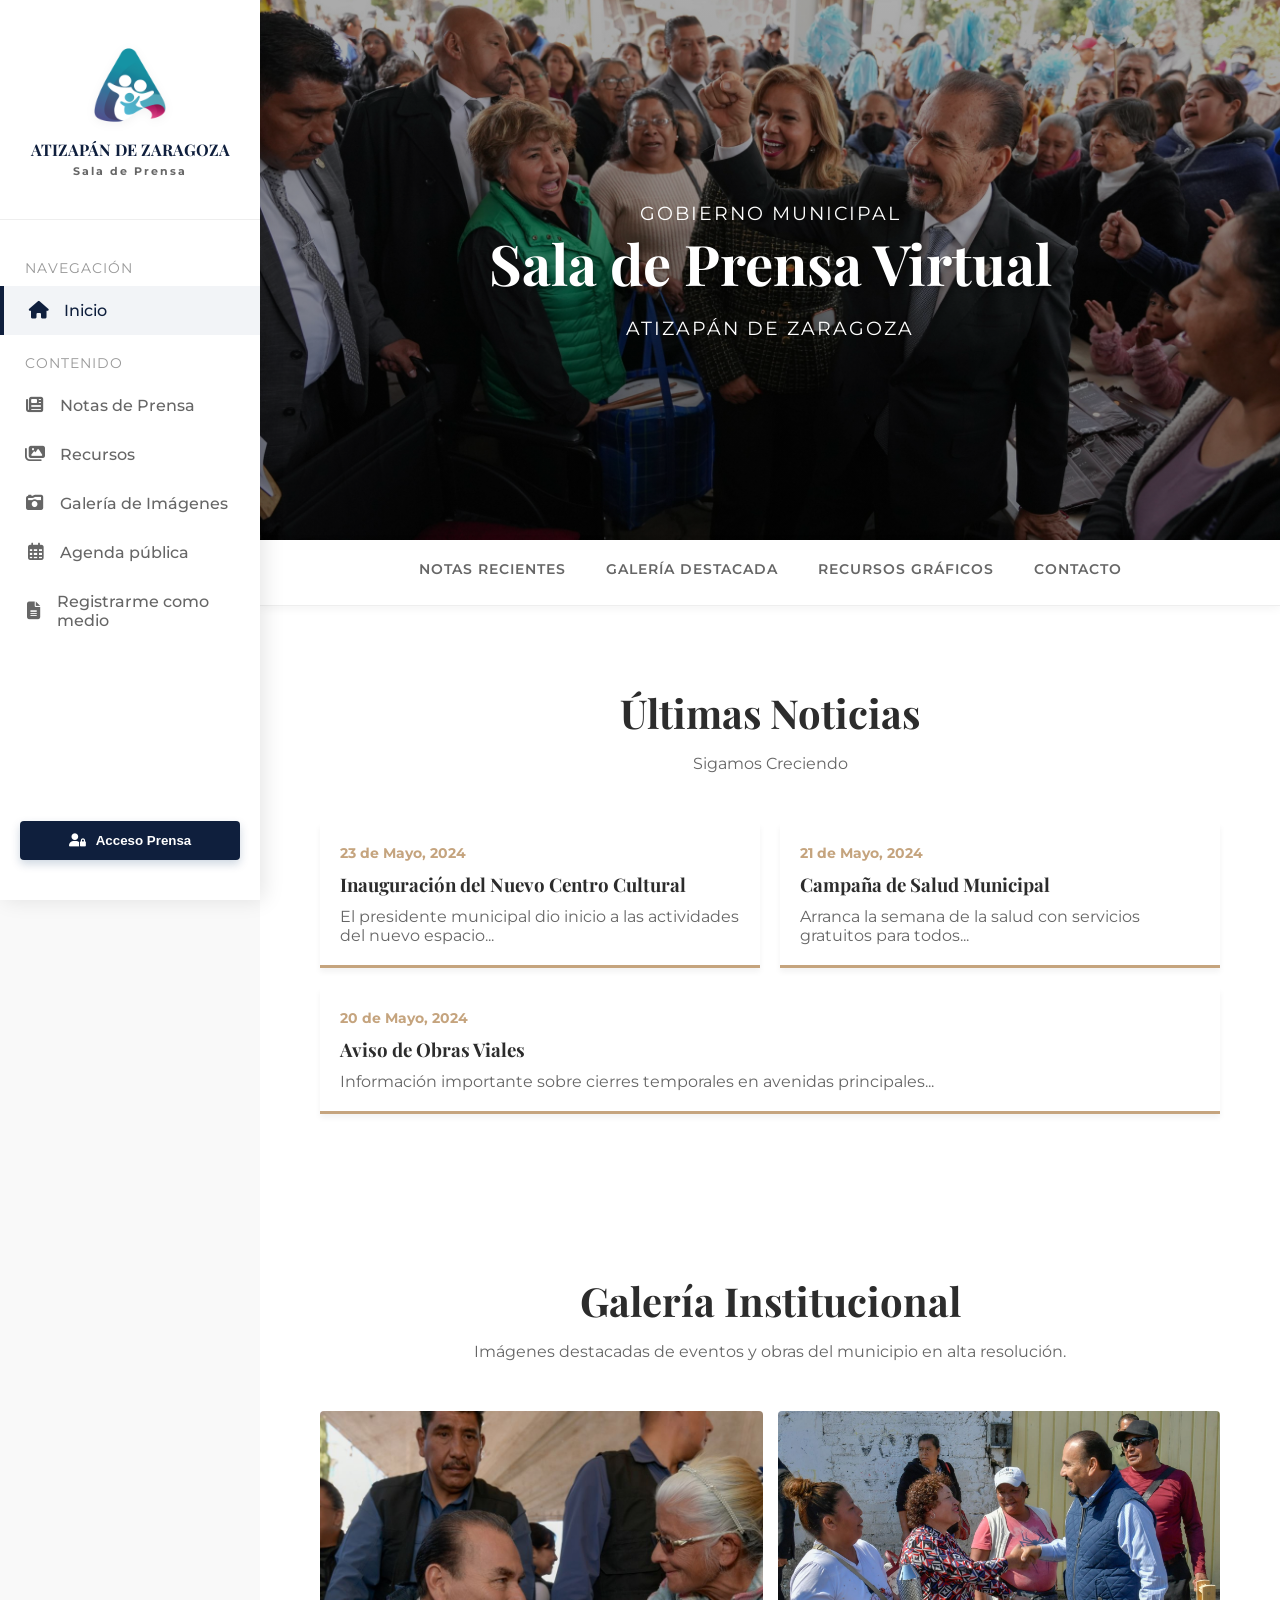
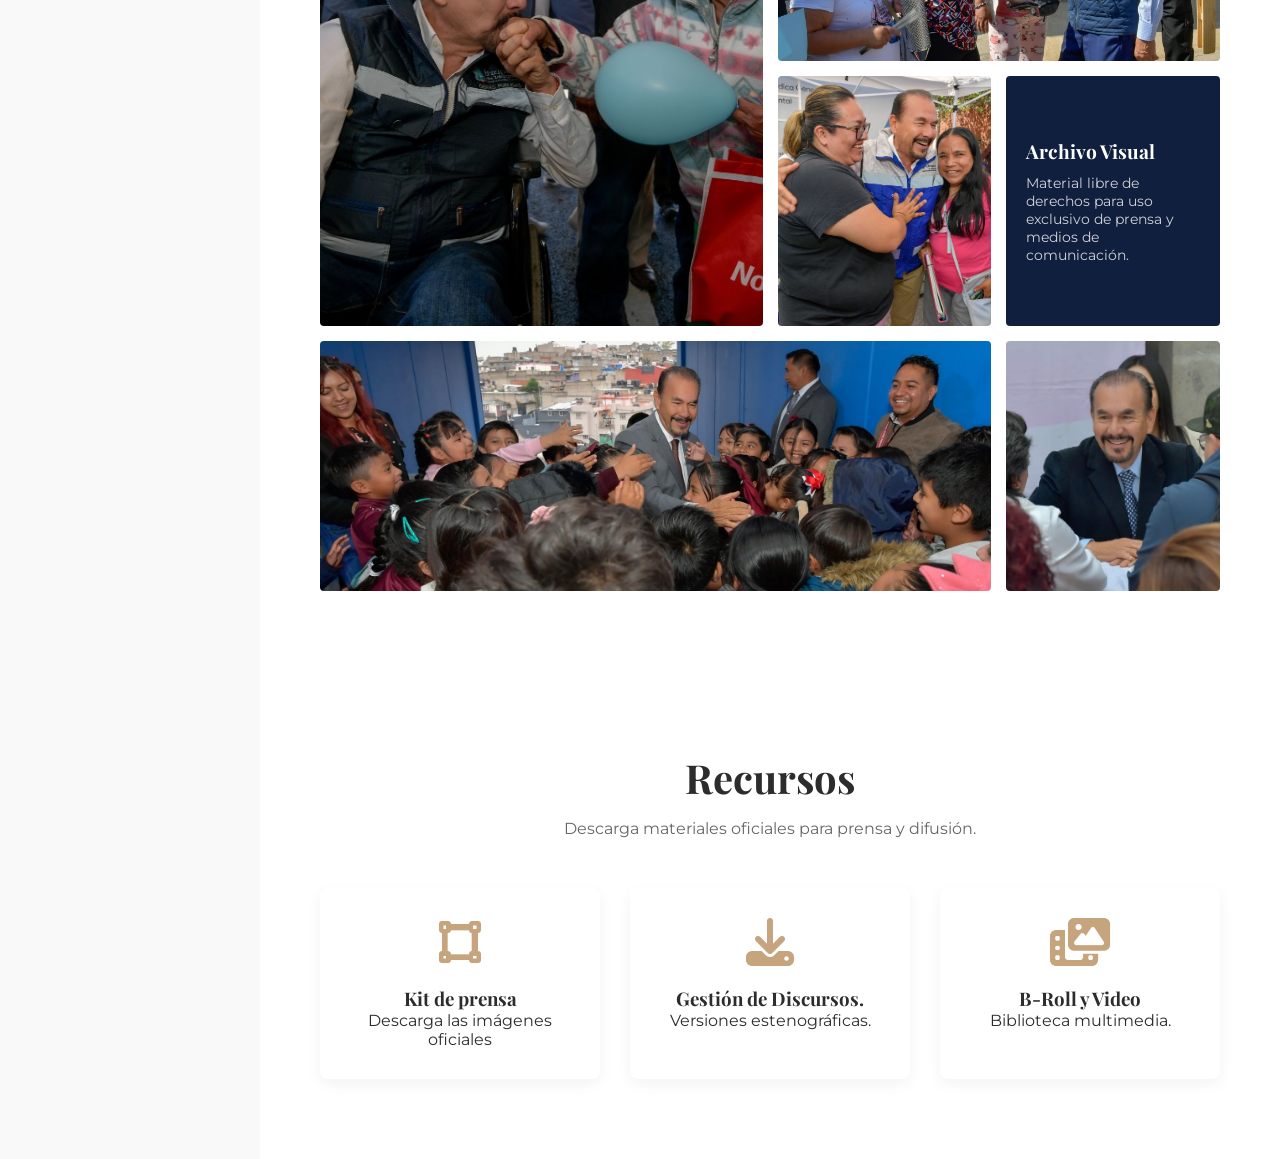
<file: SALA DE PRENSA/index.html>
<!DOCTYPE html>
<html lang="es">
<head>
    <meta charset="UTF-8">
    <meta name="viewport" content="width=device-width, initial-scale=1.0">
    <title>Sala de Prensa | Atizapán de Zaragoza</title>
    <link href="https://fonts.googleapis.com/css2?family=Playfair+Display:wght@400;700&family=Montserrat:wght@300;400;600&display=swap" rel="stylesheet">
    <link rel="stylesheet" href="https://cdnjs.cloudflare.com/ajax/libs/font-awesome/6.4.0/css/all.min.css">
    
    <style>
        /* --- VARIABLES CSS & RESET --- */
        :root {
            --color-primary: #0f1f3d; 
            --color-accent: #c5a47e; 
            --color-text-dark: #2c2c2c;
            --color-text-light: #666666;
            --color-bg-light: #f9f9f9;
            --color-white: #ffffff;
            --sidebar-width: 260px;
            --header-height: 60vh; 
        }

        * {
            margin: 0;
            padding: 0;
            box-sizing: border-box;
        }

        html {
            scroll-behavior: smooth; 
        }

        body {
            font-family: 'Montserrat', sans-serif;
            color: var(--color-text-dark);
            background-color: var(--color-bg-light);
            display: flex;
        }

        h1, h2, h3 {
            font-family: 'Playfair Display', serif;
            color: var(--color-text-dark);
        }

        a {
            text-decoration: none;
            color: inherit;
            transition: all 0.3s ease;
        }

        /* --- MENÚ LATERAL FLOTANTE --- */
        .sidebar {
            width: var(--sidebar-width);
            height: 100vh;
            background-color: var(--color-white);
            position: fixed; /* Esto la hace flotante */
            top: 0;
            left: 0;
            box-shadow: 4px 0 20px rgba(0,0,0,0.1); /* Sombra para que se vea flotando sobre el fondo */
            z-index: 1000;
            padding: 20px 0;
            overflow-y: auto;
            display: flex;
            flex-direction: column;
        }

        .brand-logo {
            text-align: center;
            padding: 20px;
            font-family: 'Playfair Display', serif;
            font-size: 1.2rem;
            font-weight: bold;
            color: var(--color-primary);
            border-bottom: 1px solid #eee;
            margin-bottom: 20px;
        }

        .menu-item {
            display: flex;
            align-items: center;
            padding: 15px 25px;
            color: var(--color-text-light);
            font-weight: 500;
            cursor: pointer;
        }

        .menu-item i {
            margin-right: 15px;
            width: 20px;
            text-align: center;
            font-size: 1.1rem;
        }

        .menu-item:hover, .menu-item.active {
            color: var(--color-primary);
            background-color: rgba(0, 51, 102, 0.05);
            border-left: 4px solid var(--color-primary);
        }

        .menu-header {
            font-size: 0.85rem;
            text-transform: uppercase;
            letter-spacing: 1px;
            color: #999;
            padding: 20px 25px 10px;
        }
        
        .login-btn-container {
            padding: 20px;
            margin-top: auto; /* Empuja el botón hacia abajo */
        }

        .btn-login-sidebar {
            width: 100%;
            padding: 12px;
            background-color: var(--color-primary);
            color: var(--color-white);
            border: none;
            border-radius: 4px;
            font-weight: 600;
            cursor: pointer;
            transition: background 0.3s;
            display: flex;
            align-items: center;
            justify-content: center;
            gap: 10px;
            box-shadow: 0 4px 10px rgba(0,51,102,0.2);
        }

        .btn-login-sidebar:hover {
            background-color: #002244;
            transform: translateY(-2px);
        }

        /* --- CONTENEDOR PRINCIPAL --- */
        .main-content {
            margin-left: var(--sidebar-width);
            width: calc(100% - var(--sidebar-width));
            min-height: 100vh;
        }

        /* --- HERO SECTION --- */
        .hero-section {
            height: var(--header-height);
            /* AQUÍ ESTÁ TU IMAGEN LOCAL PARA EL FONDO */
            background-image: linear-gradient(rgba(0,0,0,0.3), rgba(0,0,0,0.4)), url('Imagenes/foto_predro_rofriguez_a.jpeg');
            background-size: cover;
            background-position: center 40%;
            display: flex;
            align-items: center;
            justify-content: center;
            color: var(--color-white);
            text-align: center;
        }

        .hero-content h1 {
            font-size: 3.5rem;
            margin-bottom: 1rem;
            color: var(--color-white);
            text-shadow: 2px 2px 4px rgba(0,0,0,0.3);
        }

        .hero-content p {
            font-size: 1.2rem;
            letter-spacing: 2px;
            text-transform: uppercase;
        }

        /* --- STICKY NAVIGATION --- */
        .sticky-nav {
            position: sticky;
            top: 0;
            background-color: var(--color-white);
            padding: 20px 0;
            box-shadow: 0 2px 10px rgba(0,0,0,0.05);
            z-index: 90;
            display: flex;
            justify-content: center;
            gap: 40px;
            border-bottom: 1px solid #eee;
        }

        .sticky-nav a {
            font-size: 0.9rem;
            text-transform: uppercase;
            letter-spacing: 1px;
            color: var(--color-text-light);
            font-weight: 600;
            padding-bottom: 5px;
            border-bottom: 2px solid transparent;
        }

        .sticky-nav a:hover {
            color: var(--color-accent);
            border-bottom: 2px solid var(--color-accent);
        }

        /* --- SECCIONES DE CONTENIDO --- */
        .section {
            padding: 80px 60px;
            background-color: var(--color-white);
        }

        .section:nth-child(even) {
            background-color: var(--color-bg-light);
        }

        .section-header {
            text-align: center;
            margin-bottom: 50px;
        }

        .section-header h2 {
            font-size: 2.5rem;
            margin-bottom: 15px;
        }

        .section-header p {
            color: var(--color-text-light);
            max-width: 600px;
            margin: 0 auto;
        }

        /* --- SECCIÓN GALERÍA (Más bloques) --- */
        .gallery-grid {
            display: grid;
            grid-template-columns: repeat(4, 1fr);
            grid-auto-rows: 250px; /* Altura base para los bloques */
            gap: 15px;
        }

        .gallery-item {
            position: relative;
            overflow: hidden;
            border-radius: 4px;
            background-color: #eee; /* Color de fondo por si la imagen no carga */
        }

        .gallery-item img {
            width: 100%;
            height: 100%;
            object-fit: cover;
            transition: transform 0.5s ease;
            display: block;
        }

        .item-5 img{
            object-position: center 25%;
        }

        .gallery-item:hover img {
            transform: scale(1.05);
        }

        /* Mosaico asimétrico con 6 bloques */
        .item-1 { grid-column: span 2; grid-row: span 2; } /* Foto principal grande */
        .item-2 { grid-column: span 2; grid-row: span 1; } /* Panorámica arriba derecha */
        .item-3 { grid-column: span 1; grid-row: span 1; } /* Cuadrada pequeña */
        .item-4 { grid-column: span 1; grid-row: span 1; background-color: var(--color-primary); color: white; padding: 20px; display: flex; flex-direction: column; justify-content: center;} /* Bloque de texto */
        .item-5 { grid-column: span 3; grid-row: span 1; } /* Panorámica ancha abajo */
        .item-6 { grid-column: span 1; grid-row: span 1; } /* Cuadrada pequeña esquina */

        .gallery-text h3 { color: var(--color-white); margin-bottom: 10px; font-size: 1.2rem; }
        .gallery-text p { font-size: 0.9rem; color: rgba(255,255,255,0.8); }

        /* --- SECCIÓN NOTAS Y RECURSOS --- */
        .resources-grid {
            display: grid;
            grid-template-columns: repeat(auto-fit, minmax(250px, 1fr));
            gap: 30px;
        }

        .resource-card {
            background: var(--color-white);
            padding: 30px;
            text-align: center;
            border-radius: 8px;
            box-shadow: 0 5px 15px rgba(0,0,0,0.05);
            transition: transform 0.3s;
        }

        .resource-card:hover {
            transform: translateY(-5px);
        }

        .resource-card i {
            font-size: 3rem;
            color: var(--color-accent);
            margin-bottom: 20px;
        }

        /* --- MODAL DE LOGIN --- */
        .modal-container {
            position: fixed;
            top: 0;
            left: 0;
            width: 100%;
            height: 100%;
            background-color: rgba(0,0,0,0.7);
            display: flex;
            align-items: center;
            justify-content: center;
            z-index: 9999; /* Z-index altísimo para que esté sobre TODO */
            opacity: 0;
            pointer-events: none;
            transition: opacity 0.3s ease;
        }

        .modal-container.show {
            opacity: 1;
            pointer-events: auto;
        }

        .modal-box {
            background-color: var(--color-white);
            padding: 40px;
            border-radius: 8px;
            width: 400px;
            max-width: 90%;
            position: relative;
            text-align: center;
            transform: translateY(-20px);
            transition: transform 0.3s ease;
            box-shadow: 0 10px 30px rgba(0,0,0,0.3);
        }

        .modal-container.show .modal-box {
            transform: translateY(0);
        }

        .close-btn {
            position: absolute;
            top: 15px;
            right: 20px;
            font-size: 1.5rem;
            cursor: pointer;
            color: #999;
            transition: color 0.3s;
        }

        .close-btn:hover {
            color: var(--color-text-dark);
        }

        .login-form input {
            width: 100%;
            padding: 15px;
            margin-bottom: 15px;
            border: 1px solid #ddd;
            border-radius: 4px;
            font-family: inherit;
        }

        .login-form button {
            width: 100%;
            padding: 15px;
            background-color: var(--color-primary);
            color: var(--color-white);
            border: none;
            border-radius: 4px;
            font-weight: bold;
            cursor: pointer;
            transition: background 0.3s;
        }
        
        .login-form button:hover {
            background-color: #002244;
        }

        /* Responsive básico */
        @media (max-width: 1024px) {
            .gallery-grid {
                grid-template-columns: repeat(2, 1fr);
            }
            .item-1, .item-2, .item-5 { grid-column: span 2; }
            .item-3, .item-4, .item-6 { grid-column: span 1; }
        }

  /* Responsive básico */

        .login-form select{
        width:100%;
        padding:15px;
        margin-bottom:15px;
        border:1px solid #ddd;
        border-radius:4px; 
        font-family:inherit;
        background:white;
        }

        .brand-logo {
    padding: 40px 20px; /* Espaciado interno del bloque */
    text-align: center;
    display: flex;
    flex-direction: column;
    align-items: center;
    gap: 15px; /* Espacio entre el logo y el texto */
}

.main-logo {
    width: 80px;      /* 1. CAMBIA EL TAMAÑO AQUÍ */
    height: auto;     /* Mantiene la proporción */
    margin-top: -15px;  /* 2. MUÉVELO HACIA ARRIBA/ABAJO AQUÍ */
    filter: drop-shadow(0 2px 5px rgba(0,0,0,0.05)); /* Sombras finas */
    transition: transform 0.3s ease;
}

.main-logo:hover {
    transform: scale(1.05); /* Efecto sutil al pasar el mouse */
}

.logo-text {
    font-family: 'Playfair Display', serif;
    font-size: 1rem;
    font-weight: 700;
    line-height: 1.2;
    color: var(--color-primary);
}

    </style>
</head>
<body>

    <nav class="sidebar">
<div class="brand-logo">
    <img src="logo.png" alt="Logo Atizapán" class="main-logo">
    
    <div class="logo-text">
        ATIZAPÁN DE ZARAGOZA<br>
        <span style="font-size: 0.7rem; font-family: 'Montserrat'; color: var(--color-text-light); letter-spacing: 2px;">Sala de Prensa</span>
    </div>
</div>

        <div class="menu-header">Navegación</div>
        
        <a href="#inicio" class="menu-item active">
            <i class="fas fa-home"></i> Inicio
        </a>
        
        <div class="menu-header">Contenido</div>

        <a href="#notas" class="menu-item">
            <i class="fas fa-newspaper"></i> Notas de Prensa
        </a>
        <a href="#recursos" class="menu-item">
            <i class="fas fa-images"></i> Recursos
        </a>
        <a href="#galeria" class="menu-item">
            <i class="fas fa-camera-retro"></i> Galería de Imágenes
        </a>
        <a href="calendario.html" class="menu-item">
            <i class="far fa-calendar-alt"></i> Agenda pública
        </a>

        <a href="#altameduis" class="menu-item" onclick="openregistromedioModal()">
            <i class="fas fa-file-alt"></i> Registrarme como medio
        </a>

        <div class="login-btn-container">
            <button id="loginBtnSidebar" class="btn-login-sidebar" onclick="openModal()">
                <i class="fas fa-user-lock"></i> Acceso Prensa
            </button>
        </div>
    </nav>


    <main class="main-content">
        
        <section id="inicio" class="hero-section">
            <div class="hero-content">
                <p>Gobierno Municipal</p>
                <h1>Sala de Prensa Virtual</h1>
                <p>Atizapán de Zaragoza</p>
            </div>
        </section>

        <nav class="sticky-nav">
            <a href="#notas">Notas Recientes</a>
            <a href="#galeria">Galería Destacada</a>
            <a href="#recursos">Recursos gráficos</a>
            <a href="#contacto">Contacto</a>
        </nav>

        <section id="notas" class="section">
            <div class="section-header">
                <h2>Últimas Noticias</h2>
                <p>Sigamos Creciendo</p>
            </div>
            <div style="display: flex; gap: 20px; flex-wrap: wrap;">
                <article style="flex: 1 1 300px; background: white; padding: 20px; border-bottom: 3px solid var(--color-accent); box-shadow: 0 4px 6px rgba(0,0,0,0.05);">
                    <span style="color: var(--color-accent); font-size: 0.9rem; font-weight: bold;">23 de Mayo, 2024</span>
                    <h3 style="margin: 10px 0;">Inauguración del Nuevo Centro Cultural</h3>
                    <p style="color: var(--color-text-light);">El presidente municipal dio inicio a las actividades del nuevo espacio...</p>
                </article>
                <article style="flex: 1 1 300px; background: white; padding: 20px; border-bottom: 3px solid var(--color-accent); box-shadow: 0 4px 6px rgba(0,0,0,0.05);">
                    <span style="color: var(--color-accent); font-size: 0.9rem; font-weight: bold;">21 de Mayo, 2024</span>
                    <h3 style="margin: 10px 0;">Campaña de Salud Municipal</h3>
                    <p style="color: var(--color-text-light);">Arranca la semana de la salud con servicios gratuitos para todos...</p>
                </article>
                 <article style="flex: 1 1 300px; background: white; padding: 20px; border-bottom: 3px solid var(--color-accent); box-shadow: 0 4px 6px rgba(0,0,0,0.05);">
                    <span style="color: var(--color-accent); font-size: 0.9rem; font-weight: bold;">20 de Mayo, 2024</span>
                    <h3 style="margin: 10px 0;">Aviso de Obras Viales</h3>
                    <p style="color: var(--color-text-light);">Información importante sobre cierres temporales en avenidas principales...</p>
                </article>
            </div>
        </section>

        <section id="galeria" class="section" style="background-color: var(--color-white);">
            <div class="section-header">
                <h2>Galería Institucional</h2>
                <p>Imágenes destacadas de eventos y obras del municipio en alta resolución.</p>
            </div>
            
            <div class="gallery-grid">
                <div class="gallery-item item-1">
                    <img src="Imagenes/galeria_foto_0.jpeg" alt="Evento principal">
                </div>
                <div class="gallery-item item-2">
                    <img src="Imagenes/galeria_foto_2.jpeg" alt="Obra pública">
                </div>
                <div class="gallery-item item-3">
                    <img src="Imagenes/galeria_foto_3.jpeg" alt="Detalle">
                </div>
                <div class="gallery-item item-4 gallery-text">
                    <h3>Archivo Visual</h3>
                    <p>Material libre de derechos para uso exclusivo de prensa y medios de comunicación.</p>
                </div>
                <div class="gallery-item item-5">
                    <img src="Imagenes/galeria_foto_8.jpeg" alt="Panorámica">
                </div>
                <div class="gallery-item item-6">
                    <img src="Imagenes/galeria_foto_5.jpeg" alt="Reunión">
                </div>
            </div>
        </section>

        <section id="recursos" class="section">
             <div class="section-header">
                <h2>Recursos</h2>
                <p>Descarga materiales oficiales para prensa y difusión.</p>
            </div>
             <div class="resources-grid">
                <div class="resource-card">
                    <i class="fas fa-vector-square"></i>
                    <h3>Kit de prensa</h3>
                    <p>Descarga las imágenes oficiales</p>
                </div>
                <div class="resource-card">
                    <i class="fas fa-download"></i>
                    <h3>Gestión de Discursos.</h3>
                    <p>Versiones estenográficas.</p>
                </div>
                <div class="resource-card">
                    <i class="fas fa-photo-video"></i>
                    <h3>B-Roll y Video</h3>
                    <p>Biblioteca multimedia.</p>
                </div>
            </div>
        </section>
    </main>

    <div class="modal-container" id="loginModal">
        <div class="modal-box">
            <span class="close-btn" id="closeModal" onclick="closeModalFunc()">&times;</span>
            <h2 style="margin-bottom: 20px;">Acceso a Prensa</h2>
            <p style="margin-bottom: 30px; color: var(--color-text-light);">Ingrese sus credenciales para acceder a material exclusivo.</p>
            <form class="login-form">
                <input type="email" placeholder="Correo Electrónico Oficial" required>
                <input type="password" placeholder="Contraseña" required>
                <button type="submit">INICIAR SESIÓN</button>
            </form>
            <p style="margin-top: 20px; font-size: 0.8rem;"><a href="#" style="color: var(--color-primary);">¿Olvidó su contraseña?</a></p>
        </div>
    </div>

     <div class="modal-container" id="registromedio">
        <div class="modal-box">
            <span class="close-btn" id="closeModal" onclick="closeregistromedioFunc()">&times;</span>
            <h2 style="margin-bottom: 20px;">Acceso a Prensa</h2>
            <p style="margin-bottom: 30px; color: var(--color-text-light);">Regístrate y accede a la Sala de Prensa Virtual.</p>
            <form class="login-form">
                <input type="text" name="Nombre" placeholder="Nombre del periodista" required>
                <input type="text" name="Nombre_del_medio" placeholder="Nombre del medio" required>

                    <select name="Tipo_de_medio" required>
                    <option value="">Tipo de medio</option>
                    <option>Digital</option>
                    <option>Impreso</option>
                    <option>Radio</option>
                    <option>Televisión</option>
                    <option>Agencia de Noticias</option>
                    <option>Medio independiente</option>
                    </select>

                <input type="email" name="Correo" placeholder="Correo de contacto" required>

                <input type="tel" name="Telefono" placeholder="Teléfono de contacto" required>

                <button type="submit">Enviar registro</button>

                <!--configuración -->
                <input type="hidden" name="_subject" value="Registro de Medio - Sala de Prensa Atizapán">
                <input type="hidden" name="_captcha" value="false">
            <input type="hidden" name="_template" value="table">

               <!-- página de respuesta -->
            <input type="hidden" name="_next" value="gracias.html">

            </form>
            <p style="margin-top: 20px; font-size: 0.8rem;"><a href="#" style="color: var(--color-primary);">¿Olvidó su contraseña?</a></p>
        </div>
    </div>

<!-- SCRIP CHATBOT -->
<script>
const loginModal = document.getElementById('loginModal');
const menuItems = document.querySelectorAll('.menu-item');

function openModal() {
    loginModal.classList.add('show');
}

function openregistromedioModal() {
    registromedio.classList.add('show');
}
function closeModalFunc() {
    loginModal.classList.remove('show');
}

function closeregistromedioFunc() {
    registromedio.classList.remove('show');
}

window.addEventListener('click', (e) => {
    if (e.target === loginModal) {
        closeModalFunc();
    }
});

menuItems.forEach(item => {
    item.addEventListener('click', function() {
        menuItems.forEach(i => i.classList.remove('active'));
        this.classList.add('active');
    });
});
</script>


<!-- WIDGET CHATBOT -->
<script src="https://ai-atizapan-614216059162.us-central1.run.app/widget/fwc-widget.min.js"></script>

<script>
window.addEventListener("load", function(){

    if(typeof ChatWidget !== "undefined"){

        ChatWidget.init({
            title: "Atizapán",
            allowHTML: true,
            botAvatar: "https://ai-atizapan-614216059162.us-central1.run.app/widget/logoat.png",
            placeholder: "Escribe tu mensaje…",
            accentColor: "#0f1f3d",
            theme: "light",
            position: "bottom-right",
            offsets: {
                bottom: 20,
                right: 20,
                left: 280,
                top: 16
            },
            width: 360,
            height: 560
        });

    } else {
        console.error("El widget de chat no cargó.");
    }

});
</script>
</body>
</html>
</file>
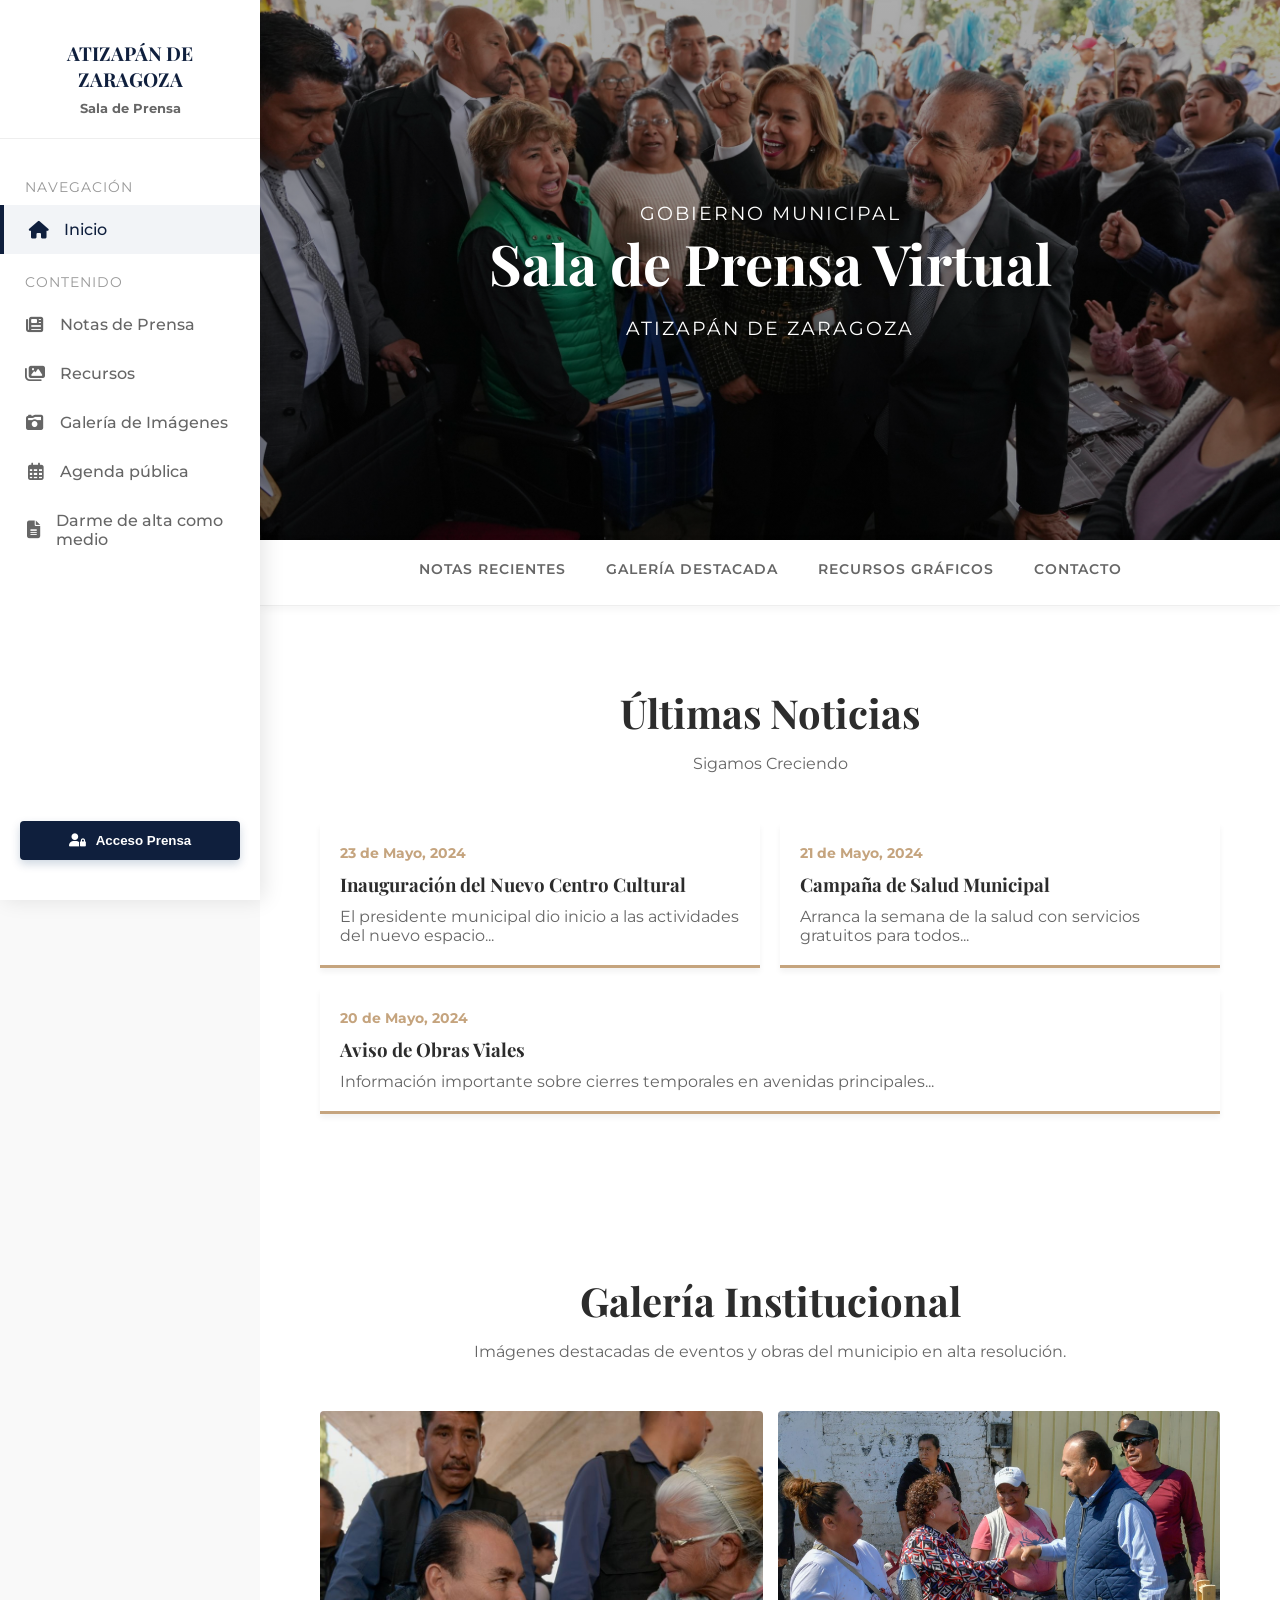
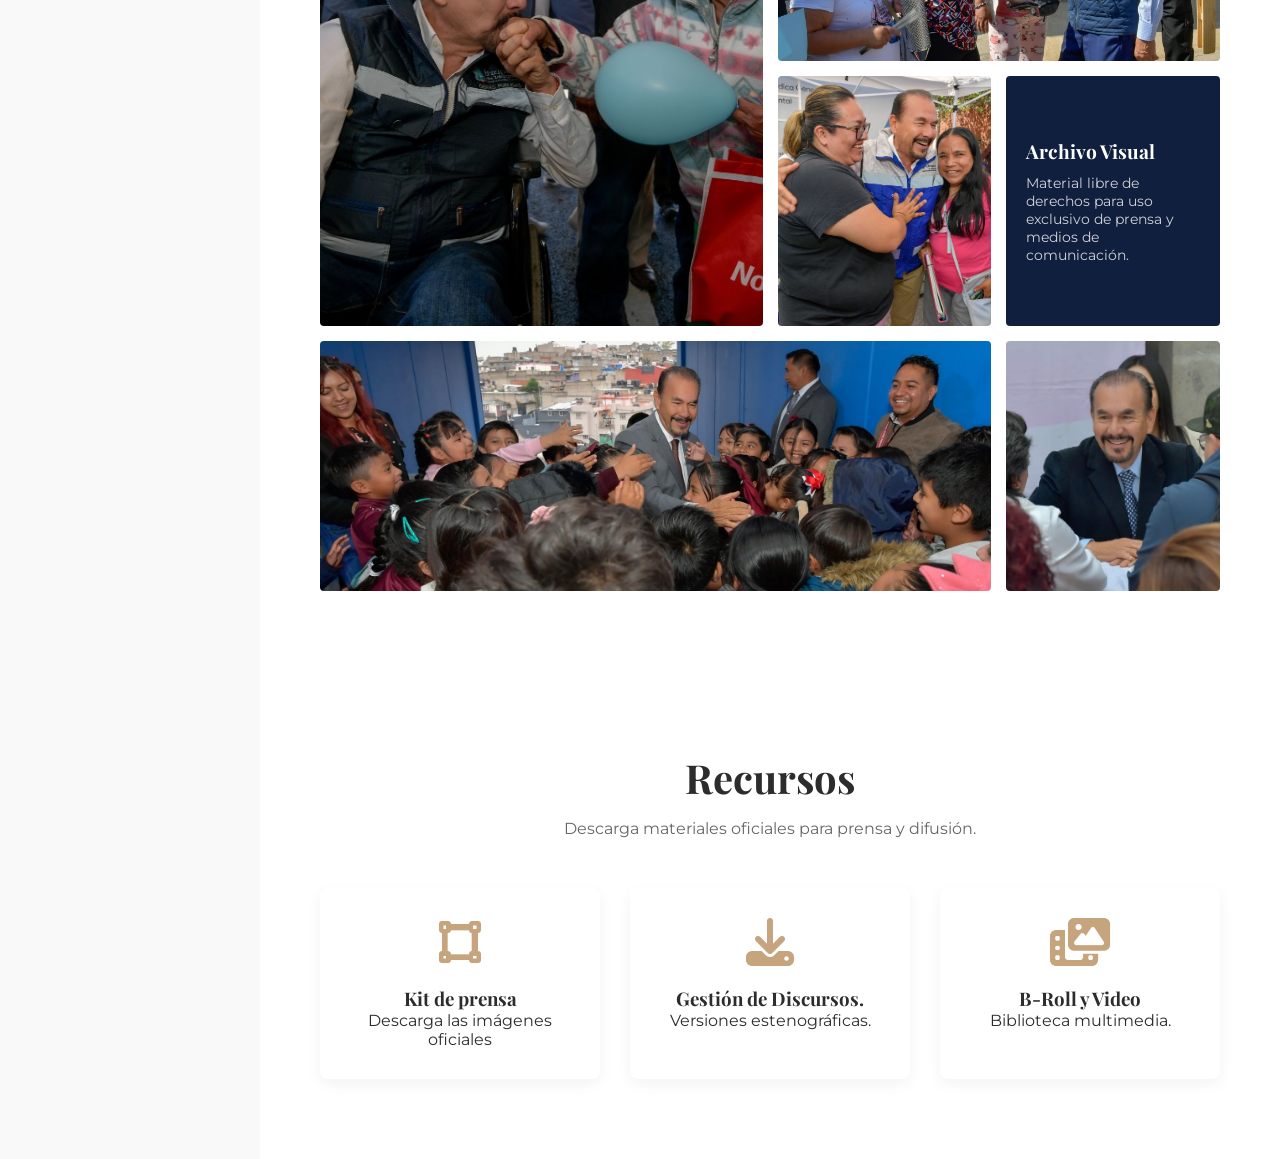
<file: prefijos/SALA DE PRENSA/index.html>
<!DOCTYPE html>
<html lang="es">
<head>
    <meta charset="UTF-8">
    <meta name="viewport" content="width=device-width, initial-scale=1.0">
    <title>Sala de Prensa | Atizapán de Zaragoza</title>
    <link href="https://fonts.googleapis.com/css2?family=Playfair+Display:wght@400;700&family=Montserrat:wght@300;400;600&display=swap" rel="stylesheet">
    <link rel="stylesheet" href="https://cdnjs.cloudflare.com/ajax/libs/font-awesome/6.4.0/css/all.min.css">
    
    <style>
            /* --- VARIABLES CSS & RESET --- */
            :root {
                --color-primary: #0f1f3d; 
                --color-accent: #c5a47e; 
                --color-text-dark: #2c2c2c;
                --color-text-light: #666666;
                --color-bg-light: #f9f9f9;
                --color-white: #ffffff;
                --sidebar-width: 260px;
                --header-height: 60vh; 
            }

            * {
                margin: 0;
                padding: 0;
                box-sizing: border-box;
            }

            html {
                scroll-behavior: smooth; 
            }

            body {
                font-family: 'Montserrat', sans-serif;
                color: var(--color-text-dark);
                background-color: var(--color-bg-light);
                display: flex;
            }

            h1, h2, h3 {
                font-family: 'Playfair Display', serif;
                color: var(--color-text-dark);
            }

            a {
                text-decoration: none;
                color: inherit;
                transition: all 0.3s ease;
            }

            /* --- MENÚ LATERAL FLOTANTE --- */
            .sidebar {
                width: var(--sidebar-width);
                height: 100vh;
                background-color: var(--color-white);
                position: fixed; /* Esto la hace flotante */
                top: 0;
                left: 0;
                box-shadow: 4px 0 20px rgba(0,0,0,0.1); /* Sombra para que se vea flotando sobre el fondo */
                z-index: 1000;
                padding: 20px 0;
                overflow-y: auto;
                display: flex;
                flex-direction: column;
            }

            .brand-logo {
                text-align: center;
                padding: 20px;
                font-family: 'Playfair Display', serif;
                font-size: 1.2rem;
                font-weight: bold;
                color: var(--color-primary);
                border-bottom: 1px solid #eee;
                margin-bottom: 20px;
            }

            .menu-item {
                display: flex;
                align-items: center;
                padding: 15px 25px;
                color: var(--color-text-light);
                font-weight: 500;
                cursor: pointer;
            }

            .menu-item i {
                margin-right: 15px;
                width: 20px;
                text-align: center;
                font-size: 1.1rem;
            }

            .menu-item:hover, .menu-item.active {
                color: var(--color-primary);
                background-color: rgba(0, 51, 102, 0.05);
                border-left: 4px solid var(--color-primary);
            }

            .menu-header {
                font-size: 0.85rem;
                text-transform: uppercase;
                letter-spacing: 1px;
                color: #999;
                padding: 20px 25px 10px;
            }
            
            .login-btn-container {
            padding: 20px;
            margin-top: auto; /* Empuja el botón hacia abajo */
        }

        .btn-login-sidebar {
            width: 100%;
            padding: 12px;
            background-color: var(--color-primary);
            color: var(--color-white);
            border: none;
            border-radius: 4px;
            font-weight: 600;
            cursor: pointer;
            transition: background 0.3s;
            display: flex;
            align-items: center;
            justify-content: center;
            gap: 10px;
            box-shadow: 0 4px 10px rgba(0,51,102,0.2);
        }

        .btn-login-sidebar:hover {
            background-color: #002244;
            transform: translateY(-2px);
        }

        /* --- CONTENEDOR PRINCIPAL --- */
        .main-content {
            margin-left: var(--sidebar-width);
            width: calc(100% - var(--sidebar-width));
            min-height: 100vh;
        }

        /* --- HERO SECTION --- */
        .hero-section {
            height: var(--header-height);
            /* AQUÍ ESTÁ TU IMAGEN LOCAL PARA EL FONDO */
            background-image: linear-gradient(rgba(0,0,0,0.3), rgba(0,0,0,0.4)), url('Imagenes/foto_predro_rofriguez_a.jpeg');
            background-size: cover;
            background-position: center 40%;
            display: flex;
            align-items: center;
            justify-content: center;
            color: var(--color-white);
            text-align: center;
        }

        .hero-content h1 {
            font-size: 3.5rem;
            margin-bottom: 1rem;
            color: var(--color-white);
            text-shadow: 2px 2px 4px rgba(0,0,0,0.3);
        }

        .hero-content p {
            font-size: 1.2rem;
            letter-spacing: 2px;
            text-transform: uppercase;
        }

        /* --- STICKY NAVIGATION --- */
        .sticky-nav {
            position: sticky;
            top: 0;
            background-color: var(--color-white);
            padding: 20px 0;
            box-shadow: 0 2px 10px rgba(0,0,0,0.05);
            z-index: 90;
            display: flex;
            justify-content: center;
            gap: 40px;
            border-bottom: 1px solid #eee;
        }

        .sticky-nav a {
            font-size: 0.9rem;
            text-transform: uppercase;
            letter-spacing: 1px;
            color: var(--color-text-light);
            font-weight: 600;
            padding-bottom: 5px;
            border-bottom: 2px solid transparent;
        }

        .sticky-nav a:hover {
            color: var(--color-accent);
            border-bottom: 2px solid var(--color-accent);
        }

        /* --- SECCIONES DE CONTENIDO --- */
        .section {
            padding: 80px 60px;
            background-color: var(--color-white);
        }

        .section:nth-child(even) {
            background-color: var(--color-bg-light);
        }

        .section-header {
            text-align: center;
            margin-bottom: 50px;
        }

        .section-header h2 {
            font-size: 2.5rem;
            margin-bottom: 15px;
        }

        .section-header p {
            color: var(--color-text-light);
            max-width: 600px;
            margin: 0 auto;
        }

        /* --- SECCIÓN GALERÍA (Más bloques) --- */
        .gallery-grid {
            display: grid;
            grid-template-columns: repeat(4, 1fr);
            grid-auto-rows: 250px; /* Altura base para los bloques */
            gap: 15px;
        }

        .gallery-item {
            position: relative;
            overflow: hidden;
            border-radius: 4px;
            background-color: #eee; /* Color de fondo por si la imagen no carga */
        }

        .gallery-item img {
            width: 100%;
            height: 100%;
            object-fit: cover;
            transition: transform 0.5s ease;
            display: block;
        }

        .item-5 img{
            object-position: center 25%;
        }

        .gallery-item:hover img {
            transform: scale(1.05);
        }

        /* Mosaico asimétrico con 6 bloques */
        .item-1 { grid-column: span 2; grid-row: span 2; } /* Foto principal grande */
        .item-2 { grid-column: span 2; grid-row: span 1; } /* Panorámica arriba derecha */
        .item-3 { grid-column: span 1; grid-row: span 1; } /* Cuadrada pequeña */
        .item-4 { grid-column: span 1; grid-row: span 1; background-color: var(--color-primary); color: white; padding: 20px; display: flex; flex-direction: column; justify-content: center;} /* Bloque de texto */
        .item-5 { grid-column: span 3; grid-row: span 1; } /* Panorámica ancha abajo */
        .item-6 { grid-column: span 1; grid-row: span 1; } /* Cuadrada pequeña esquina */

        .gallery-text h3 { color: var(--color-white); margin-bottom: 10px; font-size: 1.2rem; }
        .gallery-text p { font-size: 0.9rem; color: rgba(255,255,255,0.8); }

        /* --- SECCIÓN NOTAS Y RECURSOS --- */
        .resources-grid {
            display: grid;
            grid-template-columns: repeat(auto-fit, minmax(250px, 1fr));
            gap: 30px;
        }

        .resource-card {
            background: var(--color-white);
            padding: 30px;
            text-align: center;
            border-radius: 8px;
            box-shadow: 0 5px 15px rgba(0,0,0,0.05);
            transition: transform 0.3s;
        }

        .resource-card:hover {
            transform: translateY(-5px);
        }

        .resource-card i {
            font-size: 3rem;
            color: var(--color-accent);
            margin-bottom: 20px;
        }

        /* --- MODAL DE LOGIN --- */
        .modal-container {
            position: fixed;
            top: 0;
            left: 0;
            width: 100%;
            height: 100%;
            background-color: rgba(0,0,0,0.7);
            display: flex;
            align-items: center;
            justify-content: center;
            z-index: 9999; /* Z-index altísimo para que esté sobre TODO */
            opacity: 0;
            pointer-events: none;
            transition: opacity 0.3s ease;
        }

        .modal-container.show {
            opacity: 1;
            pointer-events: auto;
        }

        .modal-box {
            background-color: var(--color-white);
            padding: 40px;
            border-radius: 8px;
            width: 400px;
            max-width: 90%;
            position: relative;
            text-align: center;
            transform: translateY(-20px);
            transition: transform 0.3s ease;
            box-shadow: 0 10px 30px rgba(0,0,0,0.3);
        }

        .modal-container.show .modal-box {
            transform: translateY(0);
        }

        .close-btn {
            position: absolute;
            top: 15px;
            right: 20px;
            font-size: 1.5rem;
            cursor: pointer;
            color: #999;
            transition: color 0.3s;
        }

        .close-btn:hover {
            color: var(--color-text-dark);
        }

        .login-form input {
            width: 100%;
            padding: 15px;
            margin-bottom: 15px;
            border: 1px solid #ddd;
            border-radius: 4px;
            font-family: inherit;
        }

        .login-form button {
            width: 100%;
            padding: 15px;
            background-color: var(--color-primary);
            color: var(--color-white);
            border: none;
            border-radius: 4px;
            font-weight: bold;
            cursor: pointer;
            transition: background 0.3s;
        }
        
        .login-form button:hover {
            background-color: #002244;
        }

        /* Responsive básico */
        @media (max-width: 1024px) {
            .gallery-grid {
                grid-template-columns: repeat(2, 1fr);
            }
            .item-1, .item-2, .item-5 { grid-column: span 2; }
            .item-3, .item-4, .item-6 { grid-column: span 1; }
        }

  /* Responsive básico */

        .login-form select{
        width:100%;
        padding:15px;
        margin-bottom:15px;
        border:1px solid #ddd;
        border-radius:4px; 
        font-family:inherit;
        background:white;
        }


    </style>
</head>
<body>

    <nav class="sidebar">
        <div class="brand-logo">
            ATIZAPÁN DE ZARAGOZA<br>
            <span style="font-size: 0.8rem; font-family: 'Montserrat'; color: var(--color-text-light);">Sala de Prensa</span>
        </div>

        <div class="menu-header">Navegación</div>
        
        <a href="#inicio" class="menu-item active">
            <i class="fas fa-home"></i> Inicio
        </a>
        
        <div class="menu-header">Contenido</div>

        <a href="#notas" class="menu-item">
            <i class="fas fa-newspaper"></i> Notas de Prensa
        </a>
        <a href="#recursos" class="menu-item">
            <i class="fas fa-images"></i> Recursos
        </a>
        <a href="#galeria" class="menu-item">
            <i class="fas fa-camera-retro"></i> Galería de Imágenes
        </a>
        <a href="calendario.html" class="menu-item">
            <i class="far fa-calendar-alt"></i> Agenda pública
        </a>

        <a href="#altameduis" class="menu-item" onclick="openregistromedioModal()">
            <i class="fas fa-file-alt"></i> Darme de alta como medio
        </a>

        <div class="login-btn-container">
            <button id="loginBtnSidebar" class="btn-login-sidebar" onclick="openModal()">
                <i class="fas fa-user-lock"></i> Acceso Prensa
            </button>
        </div>
    </nav>


    <main class="main-content">
        
        <section id="inicio" class="hero-section">
            <div class="hero-content">
                <p>Gobierno Municipal</p>
                <h1>Sala de Prensa Virtual</h1>
                <p>Atizapán de Zaragoza</p>
            </div>
        </section>

        <nav class="sticky-nav">
            <a href="#notas">Notas Recientes</a>
            <a href="#galeria">Galería Destacada</a>
            <a href="#recursos">Recursos gráficos</a>
            <a href="#contacto">Contacto</a>
        </nav>

        <section id="notas" class="section">
            <div class="section-header">
                <h2>Últimas Noticias</h2>
                <p>Sigamos Creciendo</p>
            </div>
            <div style="display: flex; gap: 20px; flex-wrap: wrap;">
                <article style="flex: 1 1 300px; background: white; padding: 20px; border-bottom: 3px solid var(--color-accent); box-shadow: 0 4px 6px rgba(0,0,0,0.05);">
                    <span style="color: var(--color-accent); font-size: 0.9rem; font-weight: bold;">23 de Mayo, 2024</span>
                    <h3 style="margin: 10px 0;">Inauguración del Nuevo Centro Cultural</h3>
                    <p style="color: var(--color-text-light);">El presidente municipal dio inicio a las actividades del nuevo espacio...</p>
                </article>
                <article style="flex: 1 1 300px; background: white; padding: 20px; border-bottom: 3px solid var(--color-accent); box-shadow: 0 4px 6px rgba(0,0,0,0.05);">
                    <span style="color: var(--color-accent); font-size: 0.9rem; font-weight: bold;">21 de Mayo, 2024</span>
                    <h3 style="margin: 10px 0;">Campaña de Salud Municipal</h3>
                    <p style="color: var(--color-text-light);">Arranca la semana de la salud con servicios gratuitos para todos...</p>
                </article>
                 <article style="flex: 1 1 300px; background: white; padding: 20px; border-bottom: 3px solid var(--color-accent); box-shadow: 0 4px 6px rgba(0,0,0,0.05);">
                    <span style="color: var(--color-accent); font-size: 0.9rem; font-weight: bold;">20 de Mayo, 2024</span>
                    <h3 style="margin: 10px 0;">Aviso de Obras Viales</h3>
                    <p style="color: var(--color-text-light);">Información importante sobre cierres temporales en avenidas principales...</p>
                </article>
            </div>
        </section>

        <section id="galeria" class="section" style="background-color: var(--color-white);">
            <div class="section-header">
                <h2>Galería Institucional</h2>
                <p>Imágenes destacadas de eventos y obras del municipio en alta resolución.</p>
            </div>
            
            <div class="gallery-grid">
                <div class="gallery-item item-1">
                    <img src="Imagenes/galeria_foto_0.jpeg" alt="Evento principal">
                </div>
                <div class="gallery-item item-2">
                    <img src="Imagenes/galeria_foto_2.jpeg" alt="Obra pública">
                </div>
                <div class="gallery-item item-3">
                    <img src="Imagenes/galeria_foto_3.jpeg" alt="Detalle">
                </div>
                <div class="gallery-item item-4 gallery-text">
                    <h3>Archivo Visual</h3>
                    <p>Material libre de derechos para uso exclusivo de prensa y medios de comunicación.</p>
                </div>
                <div class="gallery-item item-5">
                    <img src="Imagenes/galeria_foto_8.jpeg" alt="Panorámica">
                </div>
                <div class="gallery-item item-6">
                    <img src="Imagenes/galeria_foto_5.jpeg" alt="Reunión">
                </div>
            </div>
        </section>

        <section id="recursos" class="section">
             <div class="section-header">
                <h2>Recursos</h2>
                <p>Descarga materiales oficiales para prensa y difusión.</p>
            </div>
             <div class="resources-grid">
                <div class="resource-card">
                    <i class="fas fa-vector-square"></i>
                    <h3>Kit de prensa</h3>
                    <p>Descarga las imágenes oficiales</p>
                </div>
                <div class="resource-card">
                    <i class="fas fa-download"></i>
                    <h3>Gestión de Discursos.</h3>
                    <p>Versiones estenográficas.</p>
                </div>
                <div class="resource-card">
                    <i class="fas fa-photo-video"></i>
                    <h3>B-Roll y Video</h3>
                    <p>Biblioteca multimedia.</p>
                </div>
            </div>
        </section>
    </main>

    <div class="modal-container" id="loginModal">
        <div class="modal-box">
            <span class="close-btn" id="closeModal" onclick="closeModalFunc()">&times;</span>
            <h2 style="margin-bottom: 20px;">Acceso a Prensa</h2>
            <p style="margin-bottom: 30px; color: var(--color-text-light);">Ingrese sus credenciales para acceder a material exclusivo.</p>
            <form class="login-form">
                <input type="email" placeholder="Correo Electrónico Oficial" required>
                <input type="password" placeholder="Contraseña" required>
                <button type="submit">INICIAR SESIÓN</button>
            </form>
            <p style="margin-top: 20px; font-size: 0.8rem;"><a href="#" style="color: var(--color-primary);">¿Olvidó su contraseña?</a></p>
        </div>
    </div>

     <div class="modal-container" id="registromedio">
        <div class="modal-box">
            <span class="close-btn" id="closeModal" onclick="closeregistromedioFunc()">&times;</span>
            <h2 style="margin-bottom: 20px;">Acceso a Prensa</h2>
            <p style="margin-bottom: 30px; color: var(--color-text-light);">Regístrate y accede a la Sala de Prensa Virtual.</p>
            <form class="login-form">
                <input type="text" name="Nombre" placeholder="Nombre del periodista" required>
                <input type="text" name="Nombre_del_medio" placeholder="Nombre del medio" required>

                    <select name="Tipo_de_medio" required>
                    <option value="">Tipo de medio</option>
                    <option>Digital</option>
                    <option>Impreso</option>
                    <option>Radio</option>
                    <option>Televisión</option>
                    <option>Agencia de Noticias</option>
                    <option>Medio independiente</option>
                    </select>

                <input type="email" name="Correo" placeholder="Correo de contacto" required>

                <input type="tel" name="Telefono" placeholder="Teléfono de contacto" required>

                <button type="submit">Enviar registro</button>

                <!--configuración -->
                <input type="hidden" name="_subject" value="Registro de Medio - Sala de Prensa Atizapán">
                <input type="hidden" name="_captcha" value="false">
            <input type="hidden" name="_template" value="table">

               <!-- página de respuesta -->
            <input type="hidden" name="_next" value="gracias.html">

            </form>
            <p style="margin-top: 20px; font-size: 0.8rem;"><a href="#" style="color: var(--color-primary);">¿Olvidó su contraseña?</a></p>
        </div>
    </div>

<!-- SCRIP CHATBOT -->
<script>
const loginModal = document.getElementById('loginModal');
const menuItems = document.querySelectorAll('.menu-item');

function openModal() {
    loginModal.classList.add('show');
}

function openregistromedioModal() {
    registromedio.classList.add('show');
}
function closeModalFunc() {
    loginModal.classList.remove('show');
}

function closeregistromedioFunc() {
    registromedio.classList.remove('show');
}

window.addEventListener('click', (e) => {
    if (e.target === loginModal) {
        closeModalFunc();
    }
});

menuItems.forEach(item => {
    item.addEventListener('click', function() {
        menuItems.forEach(i => i.classList.remove('active'));
        this.classList.add('active');
    });
});
</script>


<!-- WIDGET CHATBOT -->
<script src="https://ai-atizapan-614216059162.us-central1.run.app/widget/fwc-widget.min.js"></script>

<script>
window.addEventListener("load", function(){

    if(typeof ChatWidget !== "undefined"){

        ChatWidget.init({
            title: "Atizapán",
            allowHTML: true,
            botAvatar: "https://ai-atizapan-614216059162.us-central1.run.app/widget/logoat.png",
            placeholder: "Escribe tu mensaje…",
            accentColor: "#0f1f3d",
            theme: "light",
            position: "bottom-right",
            offsets: {
                bottom: 20,
                right: 20,
                left: 280,
                top: 16
            },
            width: 360,
            height: 560
        });

    } else {
        console.error("El widget de chat no cargó.");
    }

});
</script>
</body>
</html>
</file>
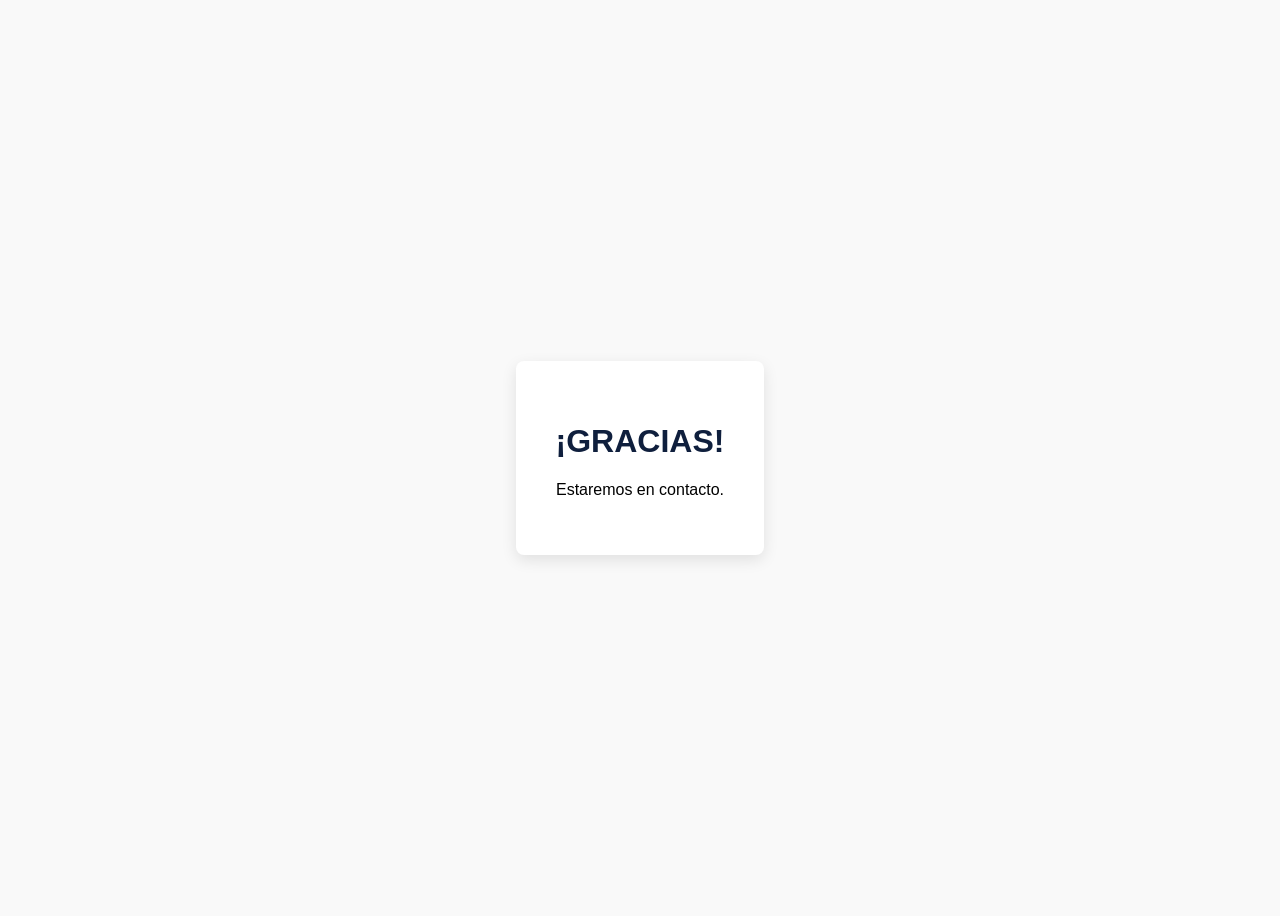
<file: gracias.html>
<!DOCTYPE html>
<html lang="es">
<head>
<meta charset="UTF-8">
<title>Registro enviado</title>

<style>
body{
font-family:Montserrat, sans-serif;
display:flex;
justify-content:center;
align-items:center;
height:100vh;
background:#f9f9f9;
}

.mensaje{
text-align:center;
background:white;
padding:40px;
border-radius:8px;
box-shadow:0 5px 15px rgba(0,0,0,.1);
}

h1{
color:#0f1f3d;
}
</style>
</head>

<body>

<div class="mensaje">
<h1>¡GRACIAS!</h1>
<p>Estaremos en contacto.</p>
</div>

</body>
</html>
</file>
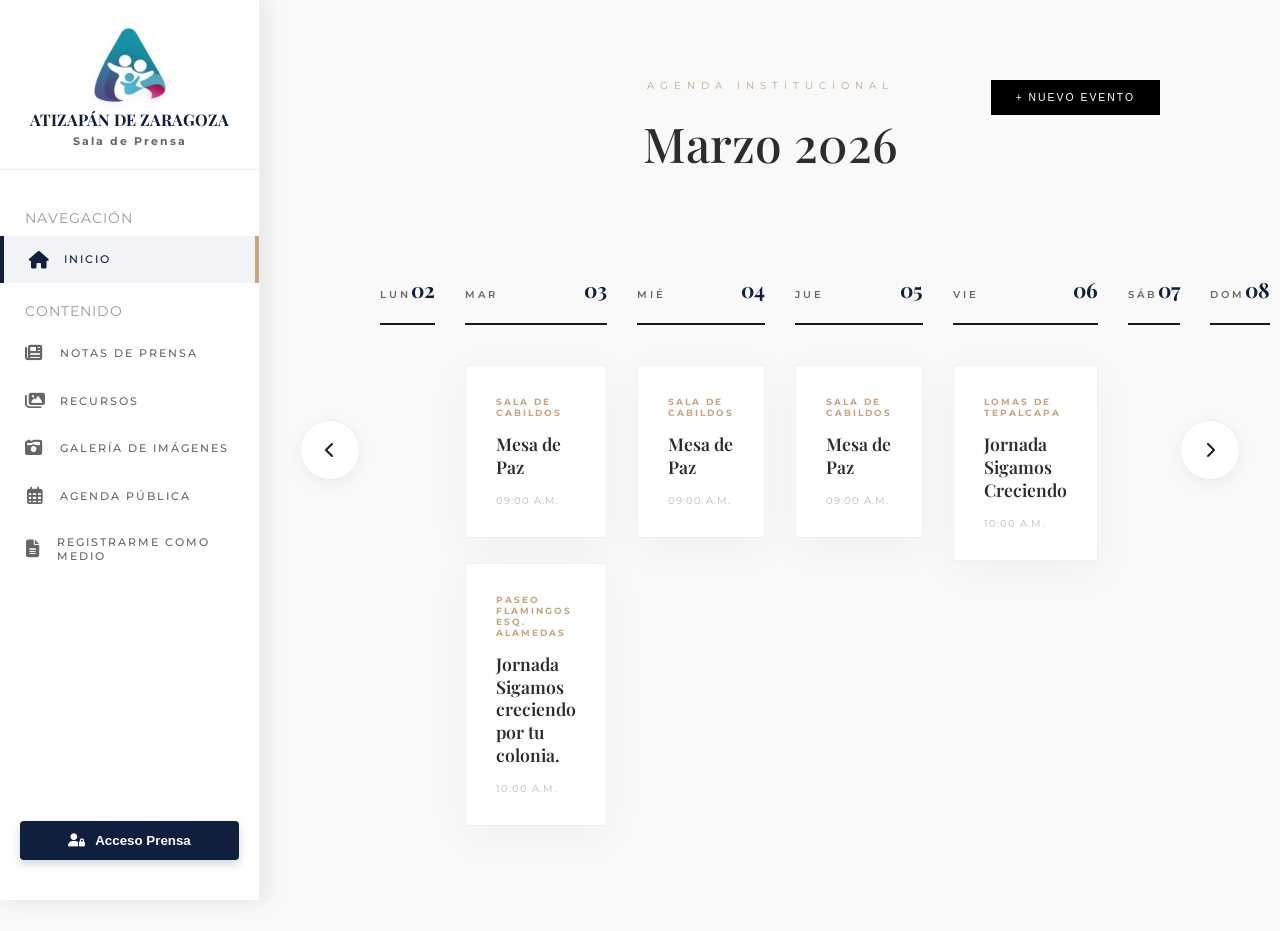
<file: SALA DE PRENSA/calendario.html>
<!DOCTYPE html>
<html lang="es">
<head>
    <meta charset="UTF-8">
    <meta name="viewport" content="width=device-width, initial-scale=1.0">
    <title>Atizapán de Zaragoza | Agenda Institucional</title>
    <link href="https://fonts.googleapis.com/css2?family=Playfair+Display:wght@400;500;700&family=Montserrat:wght@200;300;400;500;600&display=swap" rel="stylesheet">
    <link rel="stylesheet" href="https://cdnjs.cloudflare.com/ajax/libs/font-awesome/6.4.0/css/all.min.css">
    
    <style>
        :root {
            --color-primary: #003366; 
            --color-accent: #c5a47e; 
            --color-text-dark: #1a1a1a;
            --color-text-light: #888888;
            --color-bg: #ffffff;
            --sidebar-width: 260px;
            --shadow-soft: 0 10px 40px rgba(0,0,0,0.04);
            --shadow-hover: 0 20px 60px rgba(0,0,0,0.08);
        }

        * { margin: 0; padding: 0; box-sizing: border-box; outline: none; }
        
        body {
            font-family: 'Montserrat', sans-serif;
            background-color: var(--color-bg);
            color: var(--color-text-dark);
            display: flex;
            min-height: 100vh;
            overflow-x: hidden;
        }

        /* --- BARRA LATERAL --- */
        .sidebar {
            width: var(--sidebar-width);
            height: 100vh;
            background-color: #fff;
            position: fixed;
            border-right: 1px solid #f2f2f2;
            padding: 60px 0;
            z-index: 1000;
        }

        .brand h2 {
            font-family: 'Playfair Display', serif;
            font-size: 1.3rem;
            color: var(--color-primary);
            letter-spacing: 3px;
            text-transform: uppercase;
            text-align: center;
            margin-bottom: 60px;
            line-height: 1.2;
        }

        .menu-list { list-style: none; }
        .menu-item {
            padding: 20px 40px;
            font-size: 0.7rem;
            text-transform: uppercase;
            letter-spacing: 2px;
            color: var(--color-text-light);
            text-decoration: none;
            display: flex;
            align-items: center;
            transition: 0.3s;
            cursor: pointer;
        }

        .menu-item i { margin-right: 15px; width: 20px; font-size: 1rem; }
        .menu-item:hover, .menu-item.active {
            color: var(--color-primary);
            background: #fafafa;
            border-right: 4px solid var(--color-accent);
        }

        /* --- CONTENIDO PRINCIPAL (MÁS GRANDE) --- */
        .main-content {
            margin-left: var(--sidebar-width);
            width: calc(100% - var(--sidebar-width));
            padding: 80px 120px; /* Aumentado el padding lateral */
            position: relative;
        }

        .header-minimal { text-align: center; margin-bottom: 100px; }
        .header-minimal p { font-size: 0.6rem; letter-spacing: 6px; color: var(--color-accent); text-transform: uppercase; margin-bottom: 20px; }
        .header-minimal h1 { font-family: 'Playfair Display', serif; font-size: 3rem; font-weight: 500; }

        .btn-container { position: absolute; top: 80px; right: 120px; }
        .btn-new { background: #000; color: #fff; border: none; padding: 12px 25px; font-size: 0.65rem; letter-spacing: 2px; text-transform: uppercase; cursor: pointer; transition: 0.3s; }
        .btn-new:hover { background: var(--color-accent); }

        /* --- FLECHAS LATERALES (POSITION FIXED CENTRADAS) --- */
        .nav-btn {
            position: fixed;
            top: 50%;
            transform: translateY(-50%);
            background: #fff;
            border: 1px solid #eee;
            width: 60px; /* Más grandes */
            height: 60px;
            border-radius: 50%;
            display: flex;
            align-items: center;
            justify-content: center;
            font-size: 1rem;
            color: #1a1a1a;
            cursor: pointer;
            transition: 0.4s cubic-bezier(0.165, 0.84, 0.44, 1);
            z-index: 500;
            box-shadow: 0 4px 15px rgba(0,0,0,0.05);
        }
        .nav-btn:hover { background: #000; color: #fff; transform: translateY(-50%) scale(1.1); }
        .nav-prev { left: calc(var(--sidebar-width) + 40px); }
        .nav-next { right: 40px; }

        /* --- GRID SEMANAL ESPACIOSO --- */
        .calendar-grid {
            display: grid;
            grid-template-columns: repeat(7, 1fr);
            gap: 30px; /* Más espacio entre columnas */
        }

        .day-column { min-height: 500px; }
        .day-header {
            padding-bottom: 20px;
            border-bottom: 2px solid #1a1a1a;
            margin-bottom: 40px;
            display: flex;
            justify-content: space-between;
            align-items: baseline;
        }

        .day-name { font-size: 0.6rem; text-transform: uppercase; letter-spacing: 3px; font-weight: 600; color: var(--color-text-light); }
        .day-number { font-family: 'Playfair Display', serif; font-size: 1.3rem; font-weight: 700; color: var(--color-primary); }

        /* --- TARJETAS PREMIUM --- */
        .card {
            background: #fff;
            padding: 30px; /* Más grandes */
            margin-bottom: 25px;
            border: 1px solid #f0f0f0;
            box-shadow: var(--shadow-soft);
            transition: all 0.5s cubic-bezier(0.165, 0.84, 0.44, 1);
            cursor: pointer;
        }

        .card:hover { 
            box-shadow: var(--shadow-hover); 
            transform: translateY(-10px); 
            border-color: var(--color-accent); 
        }
        
        .card-tag { font-size: 0.55rem; color: var(--color-accent); text-transform: uppercase; letter-spacing: 2px; font-weight: 700; margin-bottom: 15px; display: block; }
        .card-title { font-family: 'Playfair Display', serif; font-size: 1.1rem; margin-bottom: 15px; font-weight: 600; line-height: 1.3; }
        .card-time { font-size: 0.65rem; color: #bbb; text-transform: uppercase; letter-spacing: 1px; }

        /* --- MODALES --- */
        .modal {
            position: fixed; top: 0; left: 0; width: 100%; height: 100%;
            background: rgba(255,255,255,0.99); 
            display: none; z-index: 2000; align-items: center; justify-content: center;
        }
        .modal.active { display: flex; }
        .modal-content { width: 650px; padding: 80px; text-align: left; }
        .close-modal { position: absolute; right: 50px; top: 50px; cursor: pointer; font-size: 0.7rem; letter-spacing: 3px; text-transform: uppercase; font-weight: 600; }

        input, textarea, select {
            width: 100%; padding: 20px 0; border: none; border-bottom: 1px solid #eee; margin-bottom: 30px; font-family: inherit; font-size: 1rem; background: transparent;
        }



               /* --- VARIABLES CSS & RESET --- */
        :root {
            --color-primary: #0f1f3d; 
            --color-accent: #c5a47e; 
            --color-text-dark: #2c2c2c;
            --color-text-light: #666666;
            --color-bg-light: #f9f9f9;
            --color-white: #ffffff;
            --sidebar-width: 260px;
            --header-height: 60vh; 
        }

        * {
            margin: 0;
            padding: 0;
            box-sizing: border-box;
        }

        html {
            scroll-behavior: smooth; 
        }

        body {
            font-family: 'Montserrat', sans-serif;
            color: var(--color-text-dark);
            background-color: var(--color-bg-light);
            display: flex;
        }

        h1, h2, h3 {
            font-family: 'Playfair Display', serif;
            color: var(--color-text-dark);
        }

        a {
            text-decoration: none;
            color: inherit;
            transition: all 0.3s ease;
        }

        /* --- MENÚ LATERAL FLOTANTE --- */
        .sidebar {
            width: var(--sidebar-width);
            height: 100vh;
            background-color: var(--color-white);
            position: fixed; /* Esto la hace flotante */
            top: 0;
            left: 0;
            box-shadow: 4px 0 20px rgba(0,0,0,0.1); /* Sombra para que se vea flotando sobre el fondo */
            z-index: 1000;
            padding: 20px 0;
            overflow-y: auto;
            display: flex;
            flex-direction: column;
        }

        .brand-logo {
            text-align: center;
            padding: 20px;
            font-family: 'Playfair Display', serif;
            font-size: 1.2rem;
            font-weight: bold;
            color: var(--color-primary);
            border-bottom: 1px solid #eee;
            margin-bottom: 20px;
        }

        .menu-item {
            display: flex;
            align-items: center;
            padding: 15px 25px;
            color: var(--color-text-light);
            font-weight: 500;
            cursor: pointer;
        }

        .menu-item i {
            margin-right: 15px;
            width: 20px;
            text-align: center;
            font-size: 1.1rem;
        }

        .menu-item:hover, .menu-item.active {
            color: var(--color-primary);
            background-color: rgba(0, 51, 102, 0.05);
            border-left: 4px solid var(--color-primary);
        }

        .menu-header {
            font-size: 0.85rem;
            text-transform: uppercase;
            letter-spacing: 1px;
            color: #999;
            padding: 20px 25px 10px;
        }
        
        .login-btn-container {
            padding: 20px;
            margin-top: auto; /* Empuja el botón hacia abajo */
        }

        .btn-login-sidebar {
            width: 100%;
            padding: 12px;
            background-color: var(--color-primary);
            color: var(--color-white);
            border: none;
            border-radius: 4px;
            font-weight: 600;
            cursor: pointer;
            transition: background 0.3s;
            display: flex;
            align-items: center;
            justify-content: center;
            gap: 10px;
            box-shadow: 0 4px 10px rgba(0,51,102,0.2);
        }

        .btn-login-sidebar:hover {
            background-color: #002244;
            transform: translateY(-2px);
        }

        /* --- CONTENEDOR PRINCIPAL --- */
        .main-content {
            margin-left: var(--sidebar-width);
            width: calc(100% - var(--sidebar-width));
            min-height: 100vh;
        }

        /* --- HERO SECTION --- */
        .hero-section {
            height: var(--header-height);
            /* AQUÍ ESTÁ TU IMAGEN LOCAL PARA EL FONDO */
            background-image: linear-gradient(rgba(0,0,0,0.3), rgba(0,0,0,0.4)), url('Imagenes/foto_predro_rofriguez_a.jpeg');
            background-size: cover;
            background-position: center 40%;
            display: flex;
            align-items: center;
            justify-content: center;
            color: var(--color-white);
            text-align: center;
        }

        .hero-content h1 {
            font-size: 3.5rem;
            margin-bottom: 1rem;
            color: var(--color-white);
            text-shadow: 2px 2px 4px rgba(0,0,0,0.3);
        }

        .hero-content p {
            font-size: 1.2rem;
            letter-spacing: 2px;
            text-transform: uppercase;
        }

        /* --- STICKY NAVIGATION --- */
        .sticky-nav {
            position: sticky;
            top: 0;
            background-color: var(--color-white);
            padding: 20px 0;
            box-shadow: 0 2px 10px rgba(0,0,0,0.05);
            z-index: 90;
            display: flex;
            justify-content: center;
            gap: 40px;
            border-bottom: 1px solid #eee;
        }

        .sticky-nav a {
            font-size: 0.9rem;
            text-transform: uppercase;
            letter-spacing: 1px;
            color: var(--color-text-light);
            font-weight: 600;
            padding-bottom: 5px;
            border-bottom: 2px solid transparent;
        }

        .sticky-nav a:hover {
            color: var(--color-accent);
            border-bottom: 2px solid var(--color-accent);
        }

        /* --- SECCIONES DE CONTENIDO --- */
        .section {
            padding: 80px 60px;
            background-color: var(--color-white);
        }

        .section:nth-child(even) {
            background-color: var(--color-bg-light);
        }

        .section-header {
            text-align: center;
            margin-bottom: 50px;
        }

        .section-header h2 {
            font-size: 2.5rem;
            margin-bottom: 15px;
        }

        .section-header p {
            color: var(--color-text-light);
            max-width: 600px;
            margin: 0 auto;
        }

        /* --- SECCIÓN GALERÍA (Más bloques) --- */
        .gallery-grid {
            display: grid;
            grid-template-columns: repeat(4, 1fr);
            grid-auto-rows: 250px; /* Altura base para los bloques */
            gap: 15px;
        }

        .gallery-item {
            position: relative;
            overflow: hidden;
            border-radius: 4px;
            background-color: #eee; /* Color de fondo por si la imagen no carga */
        }

        .gallery-item img {
            width: 100%;
            height: 100%;
            object-fit: cover;
            transition: transform 0.5s ease;
            display: block;
        }

        .item-5 img{
            object-position: center 25%;
        }

        .gallery-item:hover img {
            transform: scale(1.05);
        }

        /* Mosaico asimétrico con 6 bloques */
        .item-1 { grid-column: span 2; grid-row: span 2; } /* Foto principal grande */
        .item-2 { grid-column: span 2; grid-row: span 1; } /* Panorámica arriba derecha */
        .item-3 { grid-column: span 1; grid-row: span 1; } /* Cuadrada pequeña */
        .item-4 { grid-column: span 1; grid-row: span 1; background-color: var(--color-primary); color: white; padding: 20px; display: flex; flex-direction: column; justify-content: center;} /* Bloque de texto */
        .item-5 { grid-column: span 3; grid-row: span 1; } /* Panorámica ancha abajo */
        .item-6 { grid-column: span 1; grid-row: span 1; } /* Cuadrada pequeña esquina */

        .gallery-text h3 { color: var(--color-white); margin-bottom: 10px; font-size: 1.2rem; }
        .gallery-text p { font-size: 0.9rem; color: rgba(255,255,255,0.8); }

        /* --- SECCIÓN NOTAS Y RECURSOS --- */
        .resources-grid {
            display: grid;
            grid-template-columns: repeat(auto-fit, minmax(250px, 1fr));
            gap: 30px;
        }

        .resource-card {
            background: var(--color-white);
            padding: 30px;
            text-align: center;
            border-radius: 8px;
            box-shadow: 0 5px 15px rgba(0,0,0,0.05);
            transition: transform 0.3s;
        }

        .resource-card:hover {
            transform: translateY(-5px);
        }

        .resource-card i {
            font-size: 3rem;
            color: var(--color-accent);
            margin-bottom: 20px;
        }

        /* --- MODAL DE LOGIN --- */
        .modal-container {
            position: fixed;
            top: 0;
            left: 0;
            width: 100%;
            height: 100%;
            background-color: rgba(0,0,0,0.7);
            display: flex;
            align-items: center;
            justify-content: center;
            z-index: 9999; /* Z-index altísimo para que esté sobre TODO */
            opacity: 0;
            pointer-events: none;
            transition: opacity 0.3s ease;
        }

        .modal-container.show {
            opacity: 1;
            pointer-events: auto;
        }

        .modal-box {
            background-color: var(--color-white);
            padding: 40px;
            border-radius: 8px;
            width: 400px;
            max-width: 90%;
            position: relative;
            text-align: center;
            transform: translateY(-20px);
            transition: transform 0.3s ease;
            box-shadow: 0 10px 30px rgba(0,0,0,0.3);
        }

        .modal-container.show .modal-box {
            transform: translateY(0);
        }

        .close-btn {
            position: absolute;
            top: 15px;
            right: 20px;
            font-size: 1.5rem;
            cursor: pointer;
            color: #999;
            transition: color 0.3s;
        }

        .close-btn:hover {
            color: var(--color-text-dark);
        }

        .login-form input {
            width: 100%;
            padding: 15px;
            margin-bottom: 15px;
            border: 1px solid #ddd;
            border-radius: 4px;
            font-family: inherit;
        }

        .login-form button {
            width: 100%;
            padding: 15px;
            background-color: var(--color-primary);
            color: var(--color-white);
            border: none;
            border-radius: 4px;
            font-weight: bold;
            cursor: pointer;
            transition: background 0.3s;
        }
        
        .login-form button:hover {
            background-color: #002244;
        }

        /* Responsive básico */
        @media (max-width: 1024px) {
            .gallery-grid {
                grid-template-columns: repeat(2, 1fr);
            }
            .item-1, .item-2, .item-5 { grid-column: span 2; }
            .item-3, .item-4, .item-6 { grid-column: span 1; }
        }

  /* Responsive básico */

        .login-form select{
        width:100%;
        padding:15px;
        margin-bottom:15px;
        border:1px solid #ddd;
        border-radius:4px; 
        font-family:inherit;
        background:white;
        }

.main-logo {
    width: 80px;      /* 1. CAMBIA EL TAMAÑO AQUÍ */
    height: auto;     /* Mantiene la proporción */
    margin-top: -15px;  /* 2. MUÉVELO HACIA ARRIBA/ABAJO AQUÍ */
    filter: drop-shadow(0 2px 5px rgba(0,0,0,0.05)); /* Sombras finas */
    transition: transform 0.3s ease;
}

.main-logo:hover {
    transform: scale(1.05); /* Efecto sutil al pasar el mouse */
}

.logo-text {
    font-family: 'Playfair Display', serif;
    font-size: 1rem;
    font-weight: 700;
    line-height: 1.2;
    color: var(--color-primary);
}
    </style>
</head>
<body>

    <button class="nav-btn nav-prev" onclick="changeWeek(-1)"><i class="fas fa-chevron-left"></i></button>
    <button class="nav-btn nav-next" onclick="changeWeek(1)"><i class="fas fa-chevron-right"></i></button>

   <nav class="sidebar">
<div class="brand-logo">
    <img src="logo.png" alt="Logo Atizapán" class="main-logo">
    
    <div class="logo-text">
        ATIZAPÁN DE ZARAGOZA<br>
        <span style="font-size: 0.7rem; font-family: 'Montserrat'; color: var(--color-text-light); letter-spacing: 2px;">Sala de Prensa</span>
    </div>
</div>

        <div class="menu-header">Navegación</div>
        
        <a href="index.html" class="menu-item active">
            <i class="fas fa-home"></i> Inicio
        </a>
        
        <div class="menu-header">Contenido</div>

        <a href="#notas" class="menu-item">
            <i class="fas fa-newspaper"></i> Notas de Prensa
        </a>
        <a href="#recursos" class="menu-item">
            <i class="fas fa-images"></i> Recursos
        </a>
        <a href="#galeria" class="menu-item">
            <i class="fas fa-camera-retro"></i> Galería de Imágenes
        </a>
        <a href="calendario.html" class="menu-item">
            <i class="far fa-calendar-alt"></i> Agenda pública
        </a>

        <a href="#altameduis" class="menu-item" onclick="openregistromedioModal()">
            <i class="fas fa-file-alt"></i> Registrarme como medio
        </a>

        <div class="login-btn-container">
            <button id="loginBtnSidebar" class="btn-login-sidebar" onclick="openModal()">
                <i class="fas fa-user-lock"></i> Acceso Prensa
            </button>
        </div>
    </nav>

    <main class="main-content">
        <div class="btn-container">
            <button class="btn-new" onclick="toggleModal('eventModal')">+ Nuevo Evento</button>
        </div>

        <header class="header-minimal">
            <p>Agenda Institucional</p>
            <h1 id="monthDisplay">Marzo 2026</h1>
        </header>

        <div class="calendar-grid" id="calendarGrid">
            <div class="day-column" id="col-0"><div class="day-header"><span class="day-name">Lun</span><span class="day-number" id="date-0">--</span></div><div class="day-content"></div></div>
            <div class="day-column" id="col-1"><div class="day-header"><span class="day-name">Mar</span><span class="day-number" id="date-1">--</span></div><div class="day-content"></div></div>
            <div class="day-column" id="col-2"><div class="day-header"><span class="day-name">Mié</span><span class="day-number" id="date-2">--</span></div><div class="day-content"></div></div>
            <div class="day-column" id="col-3"><div class="day-header"><span class="day-name">Jue</span><span class="day-number" id="date-3">--</span></div><div class="day-content"></div></div>
            <div class="day-column" id="col-4"><div class="day-header"><span class="day-name">Vie</span><span class="day-number" id="date-4">--</span></div><div class="day-content"></div></div>
            <div class="day-column" id="col-5"><div class="day-header"><span class="day-name">Sáb</span><span class="day-number" id="date-5">--</span></div><div class="day-content"></div></div>
            <div class="day-column" id="col-6"><div class="day-header"><span class="day-name">Dom</span><span class="day-number" id="date-6">--</span></div><div class="day-content"></div></div>
        </div>
    </main>

    <div class="modal" id="detailModal">
        <div class="modal-content" style="border-left: 15px solid var(--color-accent);">
            <span class="close-modal" onclick="toggleModal('detailModal')">Regresar [X]</span>
            <p id="det-tag" style="font-size: 0.7rem; letter-spacing: 3px; color: var(--color-accent); font-weight: 700; margin-bottom: 25px; text-transform: uppercase;"></p>
            <h2 id="det-title" style="font-family: 'Playfair Display'; font-size: 3rem; margin-bottom: 30px; font-weight: 400; line-height: 1.1;"></h2>
            <p id="det-desc" style="line-height: 2; color: var(--color-text-light); font-size: 1rem; margin-bottom: 40px; font-weight: 300;"></p>
            <div style="border-top: 1px solid #eee; padding-top: 30px; font-size: 0.85rem;">
                <p id="det-time" style="font-weight: 600;"></p>
                <p id="det-cobertura" style="margin-top: 8px; color: var(--color-accent); font-weight: 500;"></p>
            </div>
        </div>
    </div>

    <div class="modal" id="eventModal">
        <div class="modal-content">
            <span class="close-modal" onclick="toggleModal('eventModal')">Cerrar [X]</span>
            <h2 style="font-family: 'Playfair Display'; font-size: 2.5rem; margin-bottom: 50px; font-weight: 400;">Nuevo Evento</h2>
            <form id="eventForm">
                <input type="text" id="title" placeholder="TÍTULO" required>
                <input type="text" id="tag" placeholder="UBICACIÓN">
                <textarea id="desc" placeholder="DETALLES" rows="1"></textarea>
                <input type="text" id="cobertura" placeholder="COBERTURA">
                <div style="display: grid; grid-template-columns: 1fr 1fr; gap: 30px;">
                    <input type="date" id="eventDate" required>
                    <input type="text" id="time" placeholder="HORA">
                </div>
                <button type="submit" style="width:100%; padding:25px; background:#000; color:#fff; border:none; letter-spacing:4px; cursor:pointer; font-size: 0.75rem; text-transform: uppercase;">Publicar</button>
            </form>
        </div>
    </div>

    <script>
        // EVENTOS REALES DE LA SEMANA DE MARZO
        let events = [
            { date: '2026-03-03', time: '09:00 a.m.', title: 'Mesa de Paz', tag: 'Sala de Cabildos', desc: 'Coordinación de operativos de seguridad.', cobertura: 'JhiiMmy' },
            { date: '2026-03-03', time: '10:00 a.m.', title: 'Jornada Sigamos creciendo por tu colonia.', tag: 'Paseo Flamingos Esq. Alamedas', desc: 'Atención ciudadana integral.', cobertura: 'Erik, Marco, Sara' },
            { date: '2026-03-04', time: '09:00 a.m.', title: 'Mesa de Paz', tag: 'Sala de Cabildos', desc: 'Sesión de gabinete municipal.', cobertura: 'Erik' },
            { date: '2026-03-05', time: '09:00 a.m.', title: 'Mesa de Paz', tag: 'Sala de Cabildos', desc: 'Reunión estratégica diaria.', cobertura: 'JhiiMmy' },
            { date: '2026-03-06', time: '10:00 a.m.', title: 'Jornada Sigamos Creciendo', tag: 'Lomas de Tepalcapa', desc: 'Calle Rosvel esquina Bulevar Ignacio Zaragoza.', cobertura: 'JhiiMmy, Marco, Andrea' }
        ];

        let currentMonday = new Date(2026, 2, 2); 

        function updateCalendar() {
            const months = ["Enero", "Febrero", "Marzo", "Abril", "Mayo", "Junio", "Julio", "Agosto", "Septiembre", "Octubre", "Noviembre", "Diciembre"];
            
            for(let i=0; i<7; i++) {
                let d = new Date(currentMonday);
                d.setDate(currentMonday.getDate() + i);
                let dateStr = d.toISOString().split('T')[0];
                
                document.getElementById(`date-${i}`).innerText = d.getDate().toString().padStart(2, '0');
                const container = document.querySelector(`#col-${i} .day-content`);
                container.innerHTML = '';
                
                events.filter(e => e.date === dateStr).forEach(ev => {
                    const card = document.createElement('div');
                    card.className = 'card';
                    card.onclick = () => openDetail(ev);
                    card.innerHTML = `<span class="card-tag">${ev.tag}</span><h3 class="card-title">${ev.title}</h3><p class="card-time">${ev.time}</p>`;
                    container.appendChild(card);
                });
            }
            document.getElementById('monthDisplay').innerText = `${months[currentMonday.getMonth()]} ${currentMonday.getFullYear()}`;
        }

        function changeWeek(dir) { currentMonday.setDate(currentMonday.getDate() + (dir * 7)); updateCalendar(); }
        function toggleModal(id) { document.getElementById(id).classList.toggle('active'); }

        function openDetail(ev) {
            document.getElementById('det-tag').innerText = ev.tag;
            document.getElementById('det-title').innerText = ev.title;
            document.getElementById('det-desc').innerText = ev.desc;
            document.getElementById('det-time').innerText = "HORARIO: " + ev.time;
            document.getElementById('det-cobertura').innerText = "COBERTURA: " + ev.cobertura;
            toggleModal('detailModal');
        }

        document.getElementById('eventForm').addEventListener('submit', function(e) {
            e.preventDefault();
            events.push({
                date: document.getElementById('eventDate').value,
                time: document.getElementById('time').value || 'Por confirmar',
                title: document.getElementById('title').value,
                tag: document.getElementById('tag').value || 'Ubicación pendiente',
                desc: document.getElementById('desc').value || 'Sin descripción.',
                cobertura: document.getElementById('cobertura').value || 'Pendiente'
            });
            updateCalendar(); toggleModal('eventModal'); this.reset();
        });

        window.onclick = (e) => { if(e.target.classList.contains('modal')) e.target.classList.remove('active'); }
        updateCalendar();
    </script>
</body>
</html>
</file>
